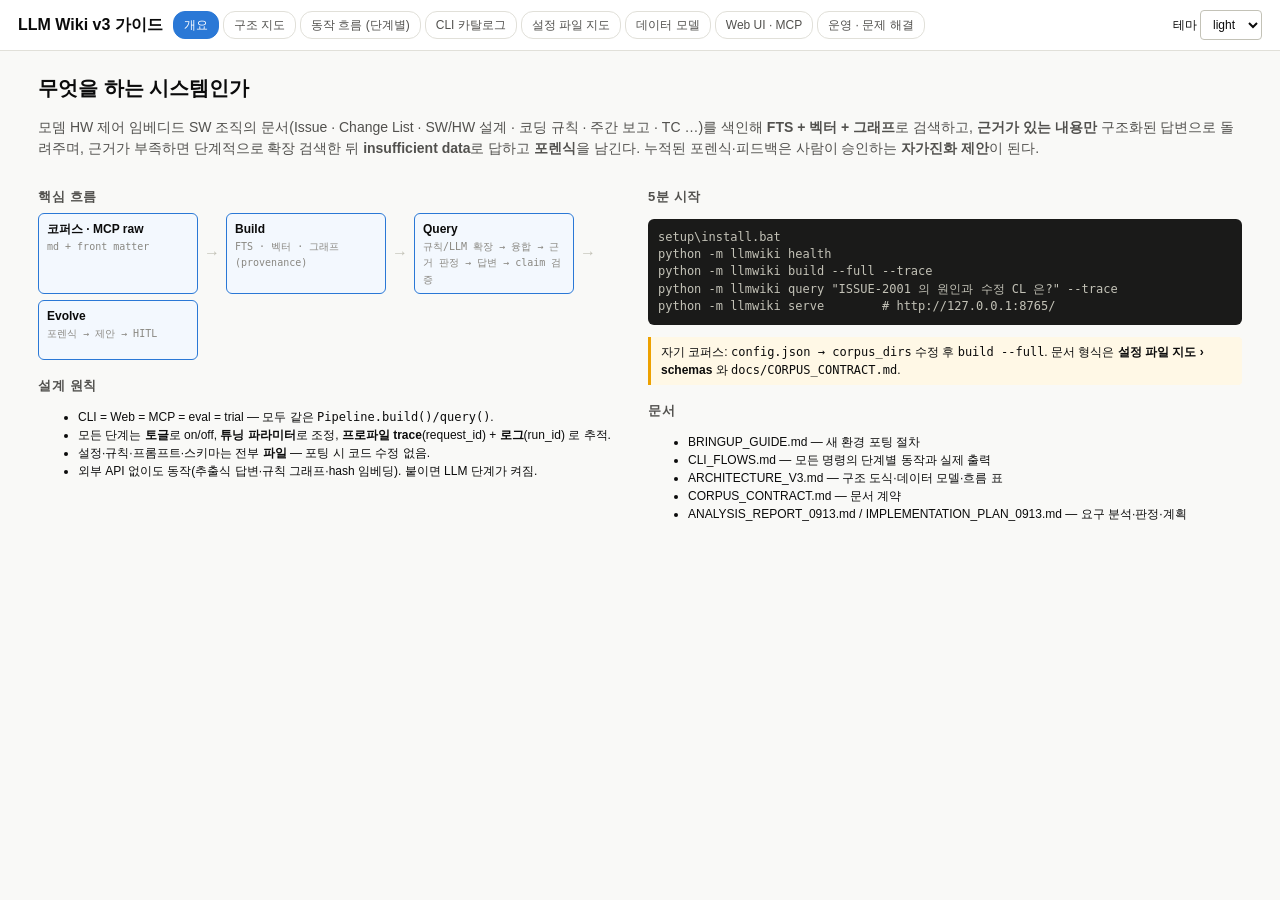
<file: docs/llmwiki_guide.html>
<!doctype html>
<html lang="ko">
<head>
<meta charset="utf-8">
<title>LLM Wiki v3 인터랙티브 가이드</title>
<meta name="viewport" content="width=device-width, initial-scale=1">
<style>
:root{--page:#f9f9f7;--card:#fff;--ink:#0b0b0b;--ink2:#52514e;--muted:#898781;--grid:#e1e0d9;--axis:#c3c2b7;--s1:#2a78d6;--s2:#eb6834;--s3:#1baf7a;--s4:#eda100;--s7:#4a3aa7;--crit:#d03b3b;--node:#f3f8fe;--hi:#fff8e6;--code:#1a1a19;--codeink:#c3c2b7}
[data-theme=dark]{--page:#121311;--card:#1c1d1b;--ink:#ecebe6;--ink2:#b9b7ae;--muted:#8a887f;--grid:#2c2d2a;--axis:#4a4b46;--node:#1f2b3a;--hi:#2e2712;--code:#0b0c0b;--codeink:#c3c2b7}
*{box-sizing:border-box}body{margin:0;font:14px/1.5 -apple-system,"Segoe UI","Malgun Gothic",Roboto,sans-serif;color:var(--ink);background:var(--page)}
header{position:sticky;top:0;z-index:5;background:var(--card);border-bottom:1px solid var(--grid);padding:10px 18px;display:flex;gap:10px;align-items:center;flex-wrap:wrap}
header b{font-size:16px}header nav{display:flex;gap:4px;flex-wrap:wrap}header nav a{padding:4px 10px;border-radius:12px;border:1px solid var(--grid);color:var(--ink2);text-decoration:none;font-size:12px;cursor:pointer}header nav a.active{background:var(--s1);color:#fff;border-color:var(--s1)}
header .sp{margin-left:auto;display:flex;gap:8px;align-items:center;font-size:12px}
main{max-width:1240px;margin:0 auto;padding:16px 18px 60px}
section{display:none}section.active{display:block}
h2{font-size:20px;margin:6px 0 4px}h3{font-size:13px;text-transform:uppercase;letter-spacing:.05em;color:var(--ink2);margin:16px 0 6px}
.lead{color:var(--ink2);margin-bottom:12px}
.cards{display:flex;gap:10px;flex-wrap:wrap}.card{background:var(--card);border:1px solid var(--grid);border-radius:8px;padding:10px 12px;flex:1 1 220px;cursor:pointer}.card:hover,.card.sel{border-color:var(--s1);box-shadow:0 0 0 2px var(--s1)}.card h4{margin:0 0 4px;font-size:13px}.card .m{font-size:11px;color:var(--muted);font-family:Consolas,monospace}.card p{margin:4px 0 0;font-size:12px;color:var(--ink2)}
.layer{margin-bottom:14px}.layer .lt{font-size:11px;text-transform:uppercase;letter-spacing:.06em;color:var(--muted);margin-bottom:4px}
.detail{background:var(--card);border:1px solid var(--grid);border-radius:8px;padding:12px;margin-top:12px;font-size:13px;position:sticky;top:56px}
.detail h4{margin:0 0 6px}.detail code,.chain code,td code{background:var(--page);padding:1px 5px;border-radius:3px;font-size:12px;font-family:Consolas,"D2Coding",monospace}
.cols{display:flex;gap:16px;flex-wrap:wrap}.col{flex:1;min-width:300px}.col.wide{flex:2}
.chain{display:flex;gap:6px;flex-wrap:wrap;align-items:stretch;margin:6px 0 10px}.node{flex:0 0 160px;background:var(--node);border:1.5px solid var(--s1);border-radius:6px;padding:6px 8px;font-size:11px;cursor:pointer;min-height:60px}.node.sel{box-shadow:0 0 0 2px var(--s1)}.node.opt{border-style:dashed}.node b{display:block;font-size:12px}.node .k{font-family:Consolas,monospace;color:var(--muted);font-size:10px}.arrow{align-self:center;color:var(--axis);font-size:16px}
.step{background:var(--card);border:1px solid var(--grid);border-left:4px solid var(--s1);border-radius:6px;padding:10px 12px;margin:8px 0;font-size:13px}.step h4{margin:0 0 4px;font-size:14px}.step .why{color:var(--ink2);margin:4px 0}
pre{background:var(--code);color:var(--codeink);padding:10px;border-radius:6px;overflow:auto;font:12px/1.45 Consolas,"D2Coding",monospace;white-space:pre-wrap}
table{border-collapse:collapse;width:100%;font-size:12.5px;background:var(--card)}th,td{border-bottom:1px solid var(--grid);padding:6px 8px;text-align:left;vertical-align:top}th{background:var(--page);color:var(--ink2)}
.chip{display:inline-block;font-size:10px;border:1px solid var(--grid);border-radius:8px;padding:0 6px;margin:1px 2px;background:var(--card)}.chip.t{border-color:var(--s1);color:var(--s1)}.chip.u{border-color:var(--s4);color:#9a6a00;background:var(--hi)}
input[type=text],select{font:inherit;padding:6px 8px;border:1px solid var(--axis);border-radius:4px;background:var(--card);color:var(--ink)}
.stepper{display:flex;gap:6px;flex-wrap:wrap;margin:8px 0}.stepper button{font:inherit;padding:4px 10px;border-radius:12px;border:1px solid var(--grid);background:var(--card);color:var(--ink2);cursor:pointer;font-size:12px}.stepper button.active{background:var(--s1);color:#fff;border-color:var(--s1)}
.hint{background:var(--hi);border-left:3px solid var(--s4);padding:6px 10px;border-radius:0 4px 4px 0;font-size:12px;margin:6px 0}
.small{font-size:12px}.muted{color:var(--muted)}
@media (max-width:800px){.detail{position:static}}
</style>
</head>
<body>
<header>
  <b>LLM Wiki v3 가이드</b>
  <nav id="nav">
    <a data-s="overview" class="active">개요</a><a data-s="arch">구조 지도</a><a data-s="flows">동작 흐름 (단계별)</a><a data-s="cli">CLI 카탈로그</a><a data-s="files">설정 파일 지도</a><a data-s="data">데이터 모델</a><a data-s="ui">Web UI · MCP</a><a data-s="ops">운영 · 문제 해결</a>
  </nav>
  <div class="sp"><label>테마 <select id="theme"><option value="light">light</option><option value="dark">dark</option></select></label></div>
</header>
<main>

<section id="s-overview" class="active">
  <h2>무엇을 하는 시스템인가</h2>
  <p class="lead">모뎀 HW 제어 임베디드 SW 조직의 문서(Issue · Change List · SW/HW 설계 · 코딩 규칙 · 주간 보고 · TC …)를 색인해 <b>FTS + 벡터 + 그래프</b>로 검색하고, <b>근거가 있는 내용만</b> 구조화된 답변으로 돌려주며, 근거가 부족하면 단계적으로 확장 검색한 뒤 <b>insufficient data</b>로 답하고 <b>포렌식</b>을 남긴다. 누적된 포렌식·피드백은 사람이 승인하는 <b>자가진화 제안</b>이 된다.</p>
  <div class="cols">
    <div class="col"><h3>핵심 흐름</h3>
      <div class="chain"><div class="node"><b>코퍼스 · MCP raw</b><span class="k">md + front matter</span></div><div class="arrow">→</div><div class="node"><b>Build</b><span class="k">FTS · 벡터 · 그래프(provenance)</span></div><div class="arrow">→</div><div class="node"><b>Query</b><span class="k">규칙/LLM 확장 → 융합 → 근거 판정 → 답변 → claim 검증</span></div><div class="arrow">→</div><div class="node"><b>Evolve</b><span class="k">포렌식 → 제안 → HITL</span></div></div>
      <h3>설계 원칙</h3>
      <ul class="small"><li>CLI = Web = MCP = eval = trial — 모두 같은 <code>Pipeline.build()/query()</code>.</li><li>모든 단계는 <b>토글</b>로 on/off, <b>튜닝 파라미터</b>로 조정, <b>프로파일 trace</b>(request_id) + <b>로그</b>(run_id) 로 추적.</li><li>설정·규칙·프롬프트·스키마는 전부 <b>파일</b> — 포팅 시 코드 수정 없음.</li><li>외부 API 없이도 동작(추출식 답변·규칙 그래프·hash 임베딩). 붙이면 LLM 단계가 켜짐.</li></ul>
    </div>
    <div class="col"><h3>5분 시작</h3>
<pre>setup\install.bat
python -m llmwiki health
python -m llmwiki build --full --trace
python -m llmwiki query "ISSUE-2001 의 원인과 수정 CL 은?" --trace
python -m llmwiki serve        # http://127.0.0.1:8765/</pre>
      <div class="hint">자기 코퍼스: <code>config.json → corpus_dirs</code> 수정 후 <code>build --full</code>. 문서 형식은 <b>설정 파일 지도 › schemas</b> 와 <code>docs/CORPUS_CONTRACT.md</code>.</div>
      <h3>문서</h3><ul class="small"><li>BRINGUP_GUIDE.md — 새 환경 포팅 절차</li><li>CLI_FLOWS.md — 모든 명령의 단계별 동작과 실제 출력</li><li>ARCHITECTURE_V3.md — 구조 도식·데이터 모델·흐름 표</li><li>CORPUS_CONTRACT.md — 문서 계약</li><li>ANALYSIS_REPORT_0913.md / IMPLEMENTATION_PLAN_0913.md — 요구 분석·판정·계획</li></ul>
    </div>
  </div>
</section>

<section id="s-arch">
  <h2>구조 지도 <span class="small muted">— 카드를 클릭하면 역할·주요 함수·관련 파일이 오른쪽에 표시됩니다</span></h2>
  <div class="cols"><div class="col wide" id="arch-layers"></div><div class="col"><div class="detail" id="arch-detail">모듈을 선택하세요.</div></div></div>
</section>

<section id="s-flows">
  <h2>동작 흐름 (단계별) <span class="small muted">— 흐름을 고르고 단계를 눌러 예제·설명·확인 포인트를 봅니다</span></h2>
  <div class="stepper" id="flow-pick"></div>
  <div class="chain" id="flow-chain"></div>
  <div id="flow-step"></div>
</section>

<section id="s-cli">
  <h2>CLI 카탈로그</h2>
  <p class="lead small">공통 옵션: <code>--trace</code>(프로파일 출력) <code>--json</code> <code>--debug 0|1|2</code> <code>--preset quality,token</code> 토글 플래그 <code>--fts/--no-fts …</code>(56개 자동 생성) 역할 모델 <code>--answer-model …</code>. 상세 출력 예는 CLI_FLOWS.md.</p>
  <div style="margin-bottom:8px"><input type="text" id="cli-filter" placeholder="명령/키워드 필터 (예: build, forensic, 시간)" style="width:360px"> <select id="cli-group"><option value="">전체 영역</option></select></div>
  <div id="cli-table"></div>
</section>

<section id="s-files">
  <h2>설정 파일 지도</h2>
  <p class="lead small">우선순위: 환경변수 <code>LLMWIKI_*</code> &gt; config.json &gt; 코드 기본값. 파일 위치는 <code>LLMWIKI_&lt;NAME&gt;_PATH</code> 로 바꿀 수 있고 <code>config paths</code> 로 확인.</p>
  <div id="files-table"></div>
</section>

<section id="s-data">
  <h2>데이터 모델 (SQLite 단일 파일 data/llmwiki.sqlite3)</h2>
  <div id="data-table"></div>
  <h3>정합성</h3><p class="small">삭제/rename 된 문서의 청크·FTS·임베딩·멘션·관계·위키 페이지가 정리되고(증분 빌드), <code>build verify [--fix]</code> 가 FTS↔청크 수, 임베딩 coverage, 댕글링, 고아 엔티티, 위키 stale 페이지, doc_meta 누락을 검사한다. 임베딩은 내용 해시 캐시로 rename 시 재계산이 없다.</p>
</section>

<section id="s-ui">
  <h2>Web UI · MCP</h2>
  <div class="cols"><div class="col">
    <h3>Web UI — 워크플로 기준 7그룹</h3>
    <table><tr><th>그룹</th><th>화면</th><th>무엇을 하나</th></tr>
    <tr><td>🔎 Ask</td><td>질의·답변 / 채널 디버그</td><td>프리셋 체크(품질/속도/토큰) · mode(fast/deep) · 근거 판정 · claim 검증 · pin 📌 · 포렌식 · 프로파일 워터폴</td></tr>
    <tr><td>📚 Corpus</td><td>빌드·상태 / 임베딩·coverage / 문서 계약·lint / MCP 소스</td><td>증분·전체 빌드, health, verify(fix), 진행률·alerts, coverage 표, precompute, lint 목록·스키마 예시, MCP test/ingest</td></tr>
    <tr><td>🕸 Knowledge</td><td>그래프 / 위키 / 그래프 규칙</td><td>provenance·유형 필터, 노드 상세(doc_refs·관계 출처·confidence), 위키 편집 노트, id_patterns·link_rules 편집</td></tr>
    <tr><td>📈 Quality</td><td>Trial 비교 / 평가 / 포렌식</td><td>trial 실행·2~4개 비교(지표 Δ·질문별 승패·설정 diff·추천), matrix 평가, 포렌식 목록·요약·LLM 소견·consolidate, fusion 비교</td></tr>
    <tr><td>🌱 Evolve</td><td>제안(HITL) / 메모리</td><td>상태별 제안 승인·거절(strength), evolution_log, 에피소드·decay·consolidate</td></tr>
    <tr><td>⚙ Settings</td><td>모델·프로바이더 / 프리셋 / 튜닝 / 질의 규칙 사전 / Pin / 프롬프트 / config.json</td><td>역할별 모델(headless 포함), OpenAI/rerank 엔드포인트, agents.json, 프리셋 diff·적용, 튜닝 표, 규칙 add/test, 프롬프트 편집, 유효 설정(출처)</td></tr>
    <tr><td>🩺 Observability</td><td>요청 프로파일 / 로그 / 구조·흐름 / 시스템·규모 / 질의 로그 / 콘솔</td><td>워터폴·단계 표·비교, run_id 로그 조회, 구조 카드에 마지막 실행 시간 겹쳐 보기, 용량 전망·워처·유지보수, CLI 전체 실행</td></tr></table>
    <p class="small">사이드바: 프리셋 체크박스 · 토글 그룹(서버 정의 자동 생성) · 프로바이더 오버라이드 · <b>CLI 동등 명령</b>. 테마: light/dark/high-contrast/solarized (<code>web/static/themes/</code> 에 CSS 추가로 확장).</p>
  </div><div class="col">
    <h3>MCP 서버 (읽기 + 제안)</h3>
<pre>claude mcp add llmwiki -- python -m llmwiki mcp   # cwd = 프로젝트 루트</pre>
    <table><tr><th>도구</th><th>용도</th></tr>
    <tr><td><code>wiki_query(question, k, mode=fast|normal|deep, doc_types, preset)</code></td><td>구조화 답변 + 근거 + 판정/groundedness. deep = deep_research 프리셋(unified search)</td></tr>
    <tr><td><code>wiki_search(channel, query, k)</code></td><td>fts/vector/graph 단일 채널</td></tr>
    <tr><td><code>wiki_related(text, doc_types)</code></td><td>이슈 분석 결과와 유사한 문서 + 연결된 CL/Issue/TC (provenance)</td></tr>
    <tr><td><code>wiki_doc(id)</code></td><td>문서 전문 + 메타 + 관계 (doc_id 또는 ISSUE-/CL- ID)</td></tr>
    <tr><td><code>wiki_entity(name)</code></td><td>노드 상세·doc_refs·관계</td></tr>
    <tr><td><code>wiki_propose(kind, payload, reason)</code></td><td>분석 결과·정정·관계·코퍼스 갭을 <b>제안</b>으로 기록 (색인 직접 변경 없음, HITL)</td></tr>
    <tr><td><code>wiki_status()</code></td><td>통계·프로바이더·문서 유형·provenance</td></tr></table>
    <div class="hint">Use case(구현 지원 · 코드 리뷰 · 이슈 분석 · 리팩토링 · unified search)별 skill/agent 는 이 도구 위에 별도로 만든다. wiki 는 검색 원시 기능과 deep 모드만 제공한다.</div>
  </div></div>
</section>

<section id="s-ops">
  <h2>운영 · 문제 해결</h2>
  <div class="cols"><div class="col">
    <h3>매일 운영</h3>
    <ol class="small"><li>OS 스케줄러가 <code>python -m llmwiki build</code> 호출 (<code>setup/schedule_build.ps1 -Register</code>). 파일 락으로 중복 방지, 실패는 exit≠0 + logs/build.log.</li><li><code>build status</code> / Web › Corpus 에서 진행률·alerts·coverage 확인. 중단되면 다음 build 가 자동 재개.</li><li>주 1회 <code>memory decay</code>, <code>evolve status</code> 로 제안 검토, <code>forensic summary</code> 로 반복 갭 확인.</li><li>튜닝 변경은 <code>trial run/compare</code> 로 전후 비교 후 적용.</li></ol>
    <h3>디버깅 순서</h3>
    <ol class="small"><li><code>query "…" --trace</code> → 어느 단계에서 hit 이 0인지, 판정(verdict)·groundedness.</li><li><code>forensic last</code> → 단계별 소견·제안.</li><li><code>logs grep --request &lt;id&gt;</code> → 같은 run_id 의 로그(LLM 호출·오류).</li><li><code>rules test "…"</code> / <code>time "…"</code> / <code>search fts "…"</code> 로 확장·시간·채널 개별 확인.</li><li>수정: <code>rules add</code>, <code>pin add</code>, 문서 추가, 튜닝 → <code>trial compare</code>.</li></ol>
  </div><div class="col">
    <h3>증상 → 조치</h3>
    <table><tr><th>증상</th><th>조치</th></tr>
    <tr><td>build aborted: health check failed</td><td><code>health</code> 의 ✘ 항목(코퍼스 경로·프로바이더). 초기화 전에 검사하므로 기존 색인 유지</td></tr>
    <tr><td>another build is running</td><td>락 보유 프로세스 확인(<code>build status</code>). 죽은 락은 자동 회수</td></tr>
    <tr><td>답변 위에 "ℹ LLM 미사용" (구조화 추출식 답변)</td><td><code>models test</code>; Ollama 는 <code>ollama pull</code>; OpenAI-compatible 은 base_url/모델 id</td></tr>
    <tr><td>근거 부족(insufficient)</td><td><code>forensic last</code> → 동의어/약어 추가, 문서 추가, <code>fallback_loop</code> 토글, deep 모드</td></tr>
    <tr><td>[미확인] 표기</td><td>claim_check 미지원 문장. <code>claim_policy</code>(mark/drop/refine), <code>answer_refine</code>, answer_guide.md</td></tr>
    <tr><td>coverage &lt; 100%</td><td><code>embed report</code> 실패 청크 → 다음 build 재개; 429 지속이면 embed_batch 축소</td></tr>
    <tr><td>dim mismatch</td><td>임베더/차원 변경 → <code>build --full</code> (캐시로 이전 차원 복귀는 무비용)</td></tr>
    <tr><td>시간 질의 오동작</td><td><code>timezone</code>/<code>week_start</code>, <code>time "…"</code>; 문서 date 없으면 파일명/mtime 추론</td></tr>
    <tr><td>CL→Issue 관계 없음</td><td>CL 의 related.issues(lint error) 또는 id_patterns</td></tr></table>
  </div></div>
</section>
</main>
<script>
const $=(s,r)=>(r||document).querySelector(s),$$=(s,r)=>Array.from((r||document).querySelectorAll(s));const esc=s=>String(s==null?'':s).replace(/[&<>"]/g,c=>({'&':'&amp;','<':'&lt;','>':'&gt;','"':'&quot;'}[c]));
// ---------------- nav / theme ----------------
$$('#nav a').forEach(a=>a.onclick=()=>{$$('#nav a').forEach(x=>x.classList.remove('active'));a.classList.add('active');$$('main section').forEach(s=>s.classList.remove('active'));$('#s-'+a.dataset.s).classList.add('active');window.scrollTo(0,0);});
const th=$('#theme');try{th.value=localStorage.getItem('guide.theme')||(matchMedia('(prefers-color-scheme: dark)').matches?'dark':'light');}catch(e){}
const applyTheme=()=>{if(th.value==='dark')document.documentElement.dataset.theme='dark';else delete document.documentElement.dataset.theme;try{localStorage.setItem('guide.theme',th.value)}catch(e){}};th.onchange=applyTheme;applyTheme();
// ---------------- 구조 지도 ----------------
const ARCH=[
 {layer:'인터페이스',items:[
  {n:'cli.py',t:'CLI (argparse 단일 진입점)',d:'40+ 서브커맨드. Web 콘솔은 run_captured() 로 같은 코드를 in-process 실행. --preset 은 요청 후 복원. build 는 초기화 전에 health 를 먼저 검사.',f:['build_parser()','run()','_run_cmd()','run_captured()']},
  {n:'web/server.py + static/',t:'Web UI 서버 (http.server) + 바닐라 JS 7그룹',d:'JSON API 60+ 엔드포인트, 빌드/평가/trial/precompute/fusion 은 백그라운드 job, 요청 단위 오버라이드(_with_overrides)와 프리셋 적용/복원, 워처 스레드, 테마 CSS.',f:['Handler.do_GET/do_POST','_with_overrides()','_start_job()','js/core.js buildSidebar()']},
  {n:'mcp.py',t:'MCP stdio 서버',d:'wiki_query(mode/doc_types/preset) · wiki_search · wiki_related · wiki_doc · wiki_entity · wiki_propose · wiki_status. 색인은 바꾸지 않고 제안만.',f:['handle()','call_tool()','_query_with()']},
  {n:'architecture.py',t:'구조 레지스트리',d:'build/query/evolve/watch 흐름의 단계·토글·튜닝·CLI·trace 이름 정의. Web 구조 탭과 CLI arch 가 공유.',f:['FLOWS','registry()','render_text()']}]},
 {layer:'설정 · 관측',items:[
  {n:'config.py',t:'Settings/Toggles · env 오버라이드 · 경로 레지스트리',d:'56 토글, 역할 8종(answer/rerank/extract/summary/review/expand/verify/forensic). 모든 키 LLMWIKI_<KEY>, 토글 LLMWIKI_TOGGLE_<NAME>. path_for(name) 으로 파일 위치 통일. TOGGLE_GROUPS 로 UI 사이드바 자동 생성.',f:['load_settings()','env_overrides()','effective_settings()','path_for()']},
  {n:'tuning.py · presets.py · prompts.py',t:'튜닝 레지스트리 · 프리셋 · 프롬프트 파일',d:'튜닝 130+ 항목(단계·타입·범위·impact·rebuild). 프리셋은 toggles+tuning+settings 묶음(뒤가 우선, 충돌 보고). 프롬프트는 prompts/*.md 원천, mtime 재로드.',f:['Tuning.get/set','presets.apply/restore/diff','prompts.get()/answer_system()']},
  {n:'logging_setup.py · profiler.py',t:'JSONL 로그 + run_id · 단계 trace',d:'llmwiki/error/build/query 로그 로테이션. Profiler 가 요청마다 run_id 발급 → 단계 종료를 로그로, trace 는 requests 테이블에. logs grep --request 로 연결.',f:['setup_logging()','push_run/pop_run','Profiler.stage()','finish()']},
  {n:'health.py · buildlock.py',t:'사전 점검 · 파일 락',d:'Python/FTS5/DB/WAL/디스크/코퍼스/벡터 메모리/임베딩 차원/프로바이더/MCP/lint. 빌드 락은 pid 기록·stale 회수.',f:['run_health()','BuildLock']}]},
 {layer:'코퍼스 · 저장',items:[
  {n:'corpus.py · schema.py',t:'로더/청커 · 문서 계약',d:'md/txt/csv/html/pdf, stat_skip, front matter(미니 YAML/pyyaml) 파싱, 헤딩 청킹. 스키마 로드/lint/유형·ID·날짜 추론/schema_version 마이그레이션/메타 토큰.',f:['iter_corpus()','chunk_document()','parse_front_matter()','normalize_meta()','lint_document()']},
  {n:'store.py',t:'SQLite 저장소',d:'docs·chunks·chunks_fts(+trigram)·doc_meta·embeddings(float32/16)·embedding_cache·doc_vectors·entities·relations(provenance)·mentions·communities·requests(run_id)·forensics·episodes·trials·answer_cache·kv. 마이그레이션은 ADD COLUMN + 신규 테이블. verify(fix).',f:['upsert_doc()','put_embeddings()','cache_get/put','add_relation(provenance)','verify()']},
  {n:'mcp_client.py',t:'외부 MCP 소스 클라이언트',d:'stdio JSON-RPC 클라이언트. mcp_sources.json 의 tool 매핑으로 raw record → 계약 문서(md+front matter) ingest, 질의 enrich. --mock-server 로 테스트.',f:['MCPClient','ingest()','enrich()','test_sources()']}]},
 {layer:'빌드',items:[
  {n:'pipeline.py',t:'빌드/평가/시스템 오케스트레이션',d:'health → mcp_ingest → load_corpus → diff(rename) → chunk_index(lint·메타 토큰) → embed(EmbedRunner) → graph_build → doc_vectors → wiki → prune(+stale 위키) → verify → warm → precompute. build_status(), answer_signature().',f:['Pipeline.build()','_build()','evaluate()','build_status()']},
  {n:'embed_run.py',t:'임베딩 러너',d:'내용 해시 캐시 → 적응형 배치(실패 절반/성공 1.5배) → N 배치마다 commit·진행률(kv) → WAL 체크포인트 → 실패 청크 기록 → alerts → embed_runs. 중단 후 build 가 missing 만 재개.',f:['EmbedRunner.run()','embed_report()']},
  {n:'graph_rules.py · graph_build.py · graph_llm.py',t:'그래프 추출',d:'사전·정규식 + id_patterns(ISSUE-/CL-…) + link_rules(결정적 관계, provenance=rule) + front matter related(explicit) + 공동출현(cooccur) + LLM(llm). 문서 노드 = 문서 ID. degrees → doc_refs → 커뮤니티.',f:['RuleExtractor.extract_chunk()','find_ids()','explicit_relations()','build_graph_for_chunks()','finalize_graph()']},
  {n:'precompute.py · wiki.py',t:'답변 캐시 · 문서 카드 벡터 · 위키',d:'answer_cache(build_version 키), precompute run(평가셋+빈번 질의), doc_vectors(문서 카드 임베딩 채널), 엔티티 위키 페이지(편집 노트 보존).',f:['run()','build_doc_vectors()','doc_vector_search()','write_wiki()']}]},
 {layer:'질의 · 답변',items:[
  {n:'query_engine.py',t:'질의 엔진 (v3)',d:'cache → time_scope → query_rules → router(+llm) → query_expand → pins → _retrieve(fts+rule+alt+related | vector+alt | graph | doc_vector | mcp) → fuse+boost → rerank → context → evidence_check → fallback 루프 → answer → claim_check/refine → forensic → evolve_capture → episode → log.',f:['QueryEngine.run()','_retrieve()','_assess()','RoundConfig.derive()']},
  {n:'retrieval.py · fusion.py',t:'채널 검색 · 융합/부스트',d:'라우터, FTS(tiered/OR/rule_match/bigram/trigram/PRF), 벡터(float16 블록 내적), 그래프(ID 시드·provenance 가중·doc_refs 후보), 리랭크(api/llm/ce/local + doc 토큰). 융합 rrf/weighted/zscore/dbsf/rrf_boost + post-boost(문서유형·시간·최신성·pin·provenance·피드백·exclude).',f:['route()','fts_search()','graph_search()','rerank()','fusion.fuse()','apply_boosts()','compare_methods()']},
  {n:'query_rules.py · timeparse.py · pins.py',t:'규칙 확장 · 시간 · pin',d:'acronym/synonym/alias/related/exclude/compound 를 유형별로 다르게 적용, 전/후 프로파일. 한국어 상대/절대 시간 → 날짜 범위(timezone/week_start). 조건부 고정 근거(strength 강화).',f:['expand()','parse()','match_pins()']},
  {n:'answer.py · evidence.py · forensic.py',t:'컨텍스트/답변/검증 · 충분성/fallback · 포렌식',d:'answer_system+guide 프롬프트, 길이 목표, 추출식 폴백. claim 분해·인용 존재·지원율(휴리스틱/LLM)·groundedness·mark/drop/refine. 충분성 판정·fallback 단계 정의·예산. 진단 규칙 → forensics 테이블 → summary.',f:['generate_answer()','check_claims()','assess()','Budget','diagnose()','record()']},
  {n:'providers.py · headless.py · rerankers.py',t:'프로바이더',d:'Anthropic(SDK/HTTP) · OpenAI-compatible(chat/embeddings, json_object 자동 폴백) · Ollama(모델 존재 확인) · Voyage · ST · hash · Generic Headless Agent(subprocess, agents.json 템플릿, ndjson/json/text 파서, 파일 첨부) · rerank API(cohere/voyage 포맷).',f:['make_llm()','make_embedder()','HeadlessAgentLLM','rerank_api()']}]},
 {layer:'자가진화 · 품질',items:[
  {n:'evolve.py · memory.py',t:'제안/적용/롤백 · 메모리',d:'capture/feedback/llm_review → proposals(kind, confidence, strength) → HITL apply(스냅샷·재빌드·회귀평가·롤백). episodes, 피드백 부스트(감쇠), decay(archive), consolidate(포렌식 → corpus_gap/query_rule/tuning 제안).',f:['capture_query()','apply_proposal()','feedback_weights()','decay()','consolidate()']},
  {n:'trials.py · evalset.py',t:'회귀 trial · 지표',d:'trial run(설정 스냅샷·프리셋·오버라이드, 요청 후 복원) → 지표(hit@k, MRR, term recall, groundedness, citation precision, insufficient/fallback rate, p95, tokens/q, coverage) → compare(Δ·질문별 승패·설정 diff·추천) → markdown.',f:['run_trial()','compare()','report_md()','score_result()']}]}];
function renderArch(){$('#arch-layers').innerHTML=ARCH.map(L=>`<div class="layer"><div class="lt">${esc(L.layer)}</div><div class="cards">${L.items.map(it=>`<div class="card" data-n="${esc(it.n)}"><h4>${esc(it.t)}</h4><div class="m">${esc(it.n)}</div></div>`).join('')}</div></div>`).join('');
 $$('#arch-layers .card').forEach(c=>c.onclick=()=>{$$('#arch-layers .card').forEach(x=>x.classList.remove('sel'));c.classList.add('sel');const it=ARCH.flatMap(L=>L.items).find(x=>x.n===c.dataset.n);$('#arch-detail').innerHTML=`<h4>${esc(it.t)} <code>${esc(it.n)}</code></h4><p>${esc(it.d)}</p><div><b class="small">주요 함수/심볼</b><br>${it.f.map(f=>`<code>${esc(f)}</code>`).join(' ')}</div>`;});}
renderArch();
// ---------------- 흐름 스테퍼 ----------------
const FLOWS={
 build:{title:'Build (색인)',entry:'python -m llmwiki build [--full] [--trace] · 스케줄러 · Web › Corpus',steps:[
  {k:'health',t:'Health 검사',opt:true,cmd:'python -m llmwiki build --full --trace',what:'Python/FTS5, DB quick_check, WAL 크기, 디스크, 코퍼스 폴더 존재/파일 수, 벡터 메모리 전망, 저장된 임베딩 차원 vs 현재 임베더, (llm_graph 시) extract/summary LLM ping, 임베더 1건 임베딩, rerank/MCP.',out:'health: OK (fail=0 warn=0)\n  ✔ corpus_dirs   files=38 dirs=1 missing=[]\n  ✔ embedding_dim stored=[(\'hash\', 4096, 190)] current=(\'hash\', 4096)',look:'fail 이 있으면 빌드가 시작되지 않는다(초기화 전). --force 강행, --no-health-check 생략. warn 은 result.alerts.',tg:['health_check'],tu:[]},
  {k:'mcp_ingest',t:'MCP 소스 ingest',opt:true,cmd:'python -m llmwiki mcp-source ingest --dry-run',what:'mcp_sources.json 의 enabled 소스마다 ingest tool 호출 → record 를 front matter 문서로 data/mcp_cache/<src>/<type>/<id>.md 에 저장(변경 없으면 skip). 이후 일반 문서처럼 색인.',out:'{"sources": {"mock": {"tools": {"list_issues": 2, "list_cls": 1}, "written": 3, "skipped": 0}}, "written": 3}',look:'errors 배열, written/skipped. 토글 mcp_sources 가 꺼져 있으면 단계 skip.',tg:['mcp_sources'],tu:[]},
  {k:'load_corpus',t:'코퍼스 로드',cmd:'',what:'corpus_dirs(+mcp_cache) 재귀 스캔. stat_skip: mtime/size 같으면 읽지 않음. md/txt 는 front matter 분리(본문만 청킹, 해시는 원문). 위키 편집 노트를 overlay 문서로 추가.',out:'load_corpus  {"docs": 38, "read": 38, "skipped_by_stat": 0, "tokenizer": "heuristic"}',look:'skipped_by_stat 이 대부분이면 증분이 잘 동작하는 것. missing_dirs, unsupported.',tg:['stat_skip','incremental'],tu:['tokenizer']},
  {k:'diff',t:'변경 감지 (rename 포함)',cmd:'',what:'DB 해시와 비교해 changed/removed/new. 삭제된 문서와 해시가 같은 신규 문서는 renamed 로 기록(임베딩은 캐시 재사용).',out:'diff  {"changed": 1, "unchanged": 37, "removed": 1, "new": 1, "renamed": 1}',look:'incremental 을 끄면 매번 전체 changed.',tg:['incremental'],tu:[]},
  {k:'chunk_index',t:'청킹 · FTS · 문서 계약',cmd:'python -m llmwiki corpus lint',what:'삭제 문서 정리 → 헤딩 청킹 → chunks_fts(heading/body/tokens+메타 토큰: id, doctype_x, tags, modules, rev, related ids, date) → doc_meta(normalize_meta) + lint. fts_trigram 이면 chunks_tri.',out:'chunk_index {"chunks": 190, "doc_types": {"issue": 10, "cl": 10, …}, "lint_errors": 0, "lint_warnings": 4, "inferred_meta": 2}',look:'lint_errors>0 이면 alerts. inferred_meta 는 front matter 없는 문서 수.',tg:['schema_lint','fts_trigram'],tu:['chunk_max_chars','chunk_overlap_chars','chunk_min_chars','tokenizer']},
  {k:'embed',t:'임베딩 (캐시·재개·적응형)',cmd:'python -m llmwiki embed report',what:'대상 = 변경 청크 ∪ 임베딩 없는 청크. 내용 해시 캐시 조회(hash 임베더 제외) → 배치 임베딩(실패 시 절반, 연속 성공 시 1.5배, 목표 지연 초과 시 축소) → N 배치마다 commit·kv embed_progress·WAL 체크포인트 → 1건 배치도 실패하면 그 청크만 failed → 10건 연속 실패 시 중단(alert).',out:'embed {"todo": 190, "embedded": 190, "failed": 0, "cache_hits": 0, "batches": 3, "final_batch": 97, "resized": 2, "status": "done"}',look:'coverage(embed report) 100% 인지. failed>0 이면 다음 build 가 resume_missing 으로 재개.',tg:['embed','embed_adaptive','idf_refit_incremental'],tu:['embed_batch','embed_batch_max','embed_batch_target_ms','embed_commit_every','wal_checkpoint_mb','embed_store_dtype']},
  {k:'graph_build',t:'그래프 (provenance)',cmd:'python -m llmwiki graph --provenance explicit --limit 20',what:'rule_extract: 사전 엔티티, 결정사항, 문서 ID 언급(id_patterns → 노드, link_rules → 관계 provenance=rule), front matter related(explicit), 공동출현(cooccur), 날짜/금액 → llm_extract(옵션) → degrees → doc_refs(노드 ↔ 원본 문서) → communities(전체 빌드).',out:'graph_build {"explicit_relations": 52, "id_relations": 92, "provenance": {"explicit": 52, "rule": 92, "cooccur": 25}}',look:'CL→Issue 가 explicit 로 생겼는지, cooccur 폭증 여부(cooccur_min_w).',tg:['rule_graph','llm_graph','explicit_relations','communities','community_summary','incremental_communities'],tu:['cooccur_window','cooccur_min_w','llm_graph_budget','community_iters']},
  {k:'doc_vectors',t:'문서 카드 벡터',opt:true,cmd:'python -m llmwiki precompute doc-vectors',what:'문서마다 제목·메타·헤딩 개요·첫 문단 카드를 임베딩 → doc_vectors. 질의 시 doc_vector 채널.',out:'doc_vectors {"doc_vectors": 37, "provider": "hash"}',look:'긴 설계 문서 검색 recall 에 유용. 토글 doc_vector.',tg:['doc_vector'],tu:['channel_w_doc_vector']},
  {k:'wiki_pages',t:'위키 페이지',cmd:'python -m llmwiki wiki',what:'엔티티별 md(설명·문서 참조·관계(provenance)·근거·편집 노트) + INDEX. 증분은 touched 엔티티만. wiki_min_degree 로 페이지 수 억제.',out:'wiki_pages {"written": 58, "removed_stale": 0, "mode": "full"}',look:'편집 노트(## 편집 노트)는 다음 빌드에 overlay 색인.',tg:['wiki_pages','wiki_full_rewrite'],tu:['wiki_min_degree']},
  {k:'prune',t:'정리 · 정합성 검증',cmd:'python -m llmwiki build verify --fix',what:'고아 엔티티(+stale 위키 페이지) · 댕글링 · 타 프로바이더 벡터 · FTS optimize · WAL checkpoint → verify(FTS↔청크, coverage, 댕글링, 고아, 위키 stale, doc_meta 누락).',out:'verify {"ok": true, "problems": [], "counts": {"docs": 38, "chunks": 190, "entities": 58, "relations": 169}}',look:'problems 가 있으면 alerts + build verify --fix.',tg:['fts_optimize','verify_after_build'],tu:[]},
  {k:'warm_cache',t:'예열 · 사전 계산',opt:true,cmd:'python -m llmwiki precompute run',what:'벡터 행렬·엔티티 인덱스 적재. precompute_after_build 면 평가셋+빈번 질의 답변을 answer_cache 에 저장(build_version 키).',out:'warm_cache {"vectors": 190, "matrix_mb": 3.1, "entities_indexed": 58}',look:'첫 질의 지연 제거.',tg:['warm_cache','precompute_after_build'],tu:[]}]},
 query:{title:'Query (질의 → 답변)',entry:'python -m llmwiki query "…" [--preset] [--trace] · Web › Ask · MCP wiki_query',steps:[
  {k:'cache',t:'캐시',cmd:'python -m llmwiki query "HW rev B1 t_setup" --precompute',what:'query_cache(메모리, 질의+토글+튜닝+빌드버전 키) → precompute(영속 answer_cache). 적중 시 LLM/검색 생략.',out:'cache_hit {"saved_ms": 980, "saved_tokens": 0}',look:'재빌드 시 build_version 이 바뀌어 자동 무효화.',tg:['query_cache','precompute'],tu:['query_cache_size']},
  {k:'time_scope',t:'시간 표현 해석',cmd:'python -m llmwiki time "지난주 리뷰한 CL"',what:'"어제/지난주/3일전/최근 한 달/2026년 8월/Q3/상반기…" → [from,to] (timezone, week_start). 검색 질의에서 표현 제거, 이후 boost(기본) 또는 filter.',out:'{"from": "2026-08-31", "to": "2026-09-06", "expr": "지난주", "query": "리뷰한 CL"}',look:'time_mode=filter 는 0건이면 boost 로 완화. 문서 날짜는 doc_meta.ts(front matter → 파일명 → mtime).',tg:['time_scope'],tu:['time_mode','time_boost_w','recency_half_life_days']},
  {k:'query_rules',t:'규칙 기반 확장',cmd:'python -m llmwiki rules test "PDCCH 재시작 오류"',what:'query_rules.json: acronym(구문 OR + 치환 alt, 가중 1.0) · synonym(OR syn_w + alt) · alias(canonical 치환 + 그래프 시드) · related(별도 보조 리스트 related_w) · exclude(NOT + 후처리 페널티) · compound(토크나이저). ID 토큰(ISSUE-2001) 내부는 매칭하지 않음.',out:'query_rules {"fired": 3, "types": ["acronym", "synonym"], "alt": 3, "related": 0, "exclude": []}',look:'profile_expansion 토글이면 확장 전/후 hit 차이(expansion_profile)를 trace 에 기록.',tg:['query_rules','profile_expansion'],tu:['syn_w','related_w','exclude_penalty','acronym_phrase']},
  {k:'router',t:'라우터 (+LLM)',cmd:'',what:'키워드 수·엔티티 매칭(ID 노드 포함)·관계어·숫자 → keyword/relational/semantic/hybrid 가중치. 질의 단어로 문서 유형 힌트(이슈→issue, 규칙→coding_rule…). router_llm 이면 LLM 의도/유형 분류 병합.',out:'router {"kind": "relational", "weights": {"fts": 1.3, "vector": 0.9, "graph": 0.85}, "doc_types": ["issue", "cl"]}',look:'channel_w_* 튜닝이 곱해진다.',tg:['router','router_llm'],tu:['router_kw_fts','router_rel_graph','channel_w_fts','channel_w_vector','channel_w_graph']},
  {k:'query_expand',t:'LLM 확장 · 분해',opt:true,cmd:'python -m llmwiki query "…" --query-expand --query-decompose',what:'expand 역할 LLM 이 추가 질의 n개 + 다중 홉 sub-query 생성. 원 질의는 항상 유지, 추가 질의는 별도 리스트로 융합(query_expand_w).',out:'query_expand {"alt_queries": ["RX DMA underrun 발생 원인", …], "sub_queries": [...]}',look:'LLM 없으면 skipped. fallback expand 단계에서도 호출.',tg:['query_expand','query_decompose'],tu:['query_expand_n','query_expand_w','query_decompose_max']},
  {k:'retrieve',t:'채널 검색',cmd:'python -m llmwiki search graph "CL-55301 수정 이슈"',what:'fts(원 질의 tiered) + fts_rule(확장식) + fts_alt(대체 질의) + fts_related · vector(+alt) · graph(라우터+규칙 시드 → n-hop, provenance 가중, doc_refs 문서 후보, 키워드 커버리지 재가중) · doc_vector · (fallback mcp) enrich. pin 주입.',out:'graph_search {"seeds": [["ISSUE-2001", 7.0]], "provenance": {"explicit": 12, "rule": 20, "cooccur": 13}, "doc_ref_candidates": 4}',look:'각 채널 hits/top, 0건이면 forensic 이 원인 추정.',tg:['fts','vector','graph','doc_vector','pins'],tu:['top_k_fts','fts_mode','prf_enabled','graph_hops','provenance_w','graph_doc_refs_n']},
  {k:'fuse',t:'융합 · 부스트',cmd:'python -m llmwiki fusion compare',what:'rrf/weighted/zscore/dbsf/rrf_boost 로 리스트 융합 → post-boost: 문서유형(doc_type_boost·라우터 힌트 ×1.2) · 시간 범위(1+time_boost_w) · 최신성 · pin(pin_boost) · provenance(그래프 후보) · 피드백(감쇠) · exclude 페널티. hit.boosts 에 기록.',out:'boost {"router_type": 23, "provenance": 6, "top": [["…/ISSUE-2001.md#2", 0.1453, {"router_type": 1.2}]]}',look:'trial/fusion compare 로 방식 선택. rrf 가 기본(강건).',tg:['pins','feedback_boost'],tu:['fusion_method','fusion_multi_bonus','doc_type_boost','pin_boost','provenance_boost','feedback_boost_w']},
  {k:'rerank',t:'리랭크',cmd:'python -m llmwiki tuning set rerank_method=api',what:'auto: rerank_url 있으면 API(Cohere/Jina/vLLM/Voyage 포맷) → LLM(rerank 역할, rerank_llm 토글) → local(커버리지·합의·길이·헤딩 + 문서 ID 토큰). 실패 시 local 폴백.',out:'rerank_local {"top": [["…/ISSUE-2001.md#2", 0.6573], …]}',look:'토큰 0 을 원하면 rerank_llm 끄기 또는 api/cross_encoder.',tg:['rerank','rerank_llm'],tu:['rerank_method','rerank_candidates','rerank_w_cover','rerank_heading_bonus']},
  {k:'context',t:'컨텍스트',cmd:'',what:'상위 top_k_final 청크를 [C#] 블록으로. 오버랩/유사 문단 dedupe, 문장 압축(trim), 인접 청크, 그래프 관계(provenance 표시), MCP enrich 결과.',out:'context {"chars": 1465, "citations": 8, "dropped_duplicates": 0}',look:'chars 가 max 에 닿으면 근거 잘림(포렌식 소견).',tg:['context_trim','dedupe_hits','evidence_compress'],tu:['top_k_final','context_max_chars','context_neighbors','dedupe_similarity']},
  {k:'evidence',t:'근거 판정 · fallback',cmd:'python -m llmwiki query "…" --fallback-loop --evidence-check-llm',what:'휴리스틱(hit 유무, 키워드 커버리지, ID 매칭, 상위 점수, 채널 합의, 글자수) → sufficient/weak/insufficient; 옵션 LLM 판정(missing, followup). 부족하면 예산(attempt/token/latency) 안에서 rules → expand → graph → wide → mcp 순으로 라운드 재검색, 개선되면 채택.',out:'evidence_check {"verdict": "insufficient", "reasons": ["keyword coverage 0.33 < 0.50"]}\nfallback {"level": "rules", "verdict": "insufficient", "improved": false}',look:'insufficient 면 LLM 답변 대신 insufficient_data 응답(토큰 절약) + 포렌식 자동.',tg:['evidence_check','evidence_check_llm','fallback_loop','mcp_sources'],tu:['evidence_min_cover','evidence_min_score','fallback_max_attempts','fallback_token_budget','fallback_latency_ms','fallback_levels']},
  {k:'answer',t:'답변 생성',cmd:'python -m llmwiki prompts show answer_guide',what:'prompts/answer_system.md(규칙) + answer_guide.md(구조: 핵심 → 상세 설명 → 근거 표 → 미확인 → 상충) + 길이 목표. LLM 없으면 같은 구조를 근거 원문 문장으로 채운 추출식 답변(핵심·문서별 상세·관계·근거 표·미확인 용어). weak 면 경고 배너.',out:'answer_llm {"cited": [1,2,4], "answer_chars": 1830, "length_target": "normal"}',look:'너무 짧으면 근거/컨텍스트 잘림·length_target, 너무 길면 근거 밖 서술(포렌식).',tg:['llm_answer'],tu:['answer_length_target','answer_max_tokens','answer_effort']},
  {k:'claim',t:'claim 검증',cmd:'python -m llmwiki tuning set claim_policy=drop',what:'답변을 문장으로 분해 → 사실 문장(숫자·ID·서술)마다 [C#] 존재 + 인용 근거에 핵심 토큰(ID·수치·명사)이 있는 비율(support) → supported/partial/unsupported; 옵션 LLM/NLI 판정. groundedness·citation_precision. 미지원은 [미확인] 표기/제거/재작성.',out:'claim_check {"n_factual": 6, "supported": 5, "unsupported": 1, "groundedness": 0.83}',look:'groundedness < claim_min_groundedness 면 경고 + 포렌식.',tg:['claim_check','claim_check_llm','answer_refine'],tu:['claim_support_min','claim_policy','claim_min_groundedness']},
  {k:'after',t:'포렌식 · 자가진화 · 로그',cmd:'python -m llmwiki forensic last',what:'근거 부족/낮은 groundedness 면 diagnose(단계별 규칙) → forensics 테이블. evolve_capture(갭 제안) → episode(메모리) → query_log/requests(trace, run_id) → logs/.',out:'forensic #12 request=444 verdict=insufficient\n  [error] fts_search FTS 0건 — 질의 용어가 코퍼스에 없거나 표기가 다름',look:'logs grep --request <id> 로 같은 요청의 로그.',tg:['forensic_auto','evolve_capture','log_stages'],tu:['forensic_min_events']}]},
 evolve:{title:'Self-evolving (제안 → 승인 → 검증)',entry:'evolve status|apply|reject · memory decay|consolidate · Web › Evolve',steps:[
  {k:'capture',t:'제안 생성',cmd:'python -m llmwiki evolve status',what:'질의 갭(시드 없음·낮은 점수·무인용) · 피드백(👎+정정 → wiki_note) · LLM 리뷰 · 포렌식 consolidate(반복 corpus_gap/query_rule/tuning) · MCP wiki_propose.',out:'pending=3  #5 corpus_gap conf=0.70 strength=1.30 [forensics] {"topic": "블루투스 코덱"}',look:'origin/strength/confidence.',tg:['evolve_capture','evolve_from_forensics'],tu:['evolve_min_confidence','forensic_min_events']},
  {k:'decay',t:'메모리 decay',cmd:'python -m llmwiki memory decay',what:'proposals.strength × 0.5^(경과/반감기). 임계 미만 미승인 제안은 archived(삭제 안 함). pin strength 도 감쇠, 재사용·긍정 피드백 시 강화.',out:'{"proposals_decayed": 4, "proposals_archived": 1, "pins_decayed": 0}',look:'스케줄에 주 1회.',tg:['memory_decay'],tu:['memory_half_life_days','memory_archive_strength']},
  {k:'apply',t:'승인 · 적용 (HITL)',cmd:'python -m llmwiki evolve apply 5',what:'스냅샷(DB·rules·wiki·config) → 종류별 적용(synonym/alias/entity/relation/wiki_note/query_rule/corpus_gap 기록; tuning 은 사람이) → 필요 시 재빌드 → 회귀 평가 → 악화 시 롤백.',out:'{"status": "applied", "before": {"hit@k": 0.88}, "after": {"hit@k": 0.92}}',look:'evolve_auto_apply 는 기본 OFF.',tg:['evolve_auto_apply'],tu:[]},
  {k:'trial',t:'회귀 trial',cmd:'python -m llmwiki trial compare baseline t1',what:'설정 스냅샷과 지표(hit@k·MRR·groundedness·citation precision·insufficient/fallback rate·p95·tokens·coverage) 저장 → 2~4개 비교(Δ, 질문별 승/패, 설정 diff, 추천).',out:'| hit@k | 0.88 | 0.92 | +0.040 |',look:'평가 경로 = 사용자 경로(같은 query()).',tg:[],tu:[]}]}};
let curFlow='build',curStep=0;
function renderFlowPick(){$('#flow-pick').innerHTML=Object.keys(FLOWS).map(k=>`<button class="${k===curFlow?'active':''}" data-f="${k}">${esc(FLOWS[k].title)}</button>`).join('');$$('#flow-pick button').forEach(b=>b.onclick=()=>{curFlow=b.dataset.f;curStep=0;renderFlowPick();renderChain();});}
function renderChain(){const f=FLOWS[curFlow];$('#flow-chain').innerHTML=f.steps.map((s,i)=>`<div class="node ${s.opt?'opt':''} ${i===curStep?'sel':''}" data-i="${i}"><b>${i+1}. ${esc(s.t)}</b><span class="k">${esc(s.k)}</span></div>`+(i<f.steps.length-1?'<div class="arrow">→</div>':'')).join('');$$('#flow-chain .node').forEach(n=>n.onclick=()=>{curStep=+n.dataset.i;renderChain();});renderStep();}
function renderStep(){const f=FLOWS[curFlow],s=f.steps[curStep];$('#flow-step').innerHTML=`<div class="step"><div class="muted small">진입: ${esc(f.entry)}</div><h4>${curStep+1}/${f.steps.length} · ${esc(s.t)} <code>${esc(s.k)}</code>${s.opt?' <span class="chip u">옵션</span>':''}</h4><p class="why"><b>하는 일</b> — ${esc(s.what)}</p>${s.cmd?`<b class="small">예제 명령</b><pre>${esc(s.cmd)}</pre>`:''}<b class="small">출력/trace 예</b><pre>${esc(s.out)}</pre><div class="hint"><b>확인 포인트</b> — ${esc(s.look)}</div><div>${s.tg.map(t=>`<span class="chip t">토글 ${esc(t)}</span>`).join('')}${s.tu.map(t=>`<span class="chip u">튜닝 ${esc(t)}</span>`).join('')}</div><div class="stepper" style="margin-top:8px"><button id="prev" ${curStep===0?'disabled':''}>← 이전</button><button id="next" ${curStep===f.steps.length-1?'disabled':''}>다음 →</button></div></div>`;$('#prev').onclick=()=>{curStep--;renderChain();};$('#next').onclick=()=>{curStep++;renderChain();};}
renderFlowPick();renderChain();
// ---------------- CLI 카탈로그 ----------------
const CLI=[
 ['빌드/운영','health [--quick] [--for-build]','환경·프로바이더·DB·디스크·코퍼스 점검 (빌드 전 자동)','health.py'],
 ['빌드/운영','build [--full] [--force] [--no-reset] [--purge-logs]','증분/전체 색인. --full 은 health 통과 후 초기화. 락·health·verify·alerts','pipeline.py'],
 ['빌드/운영','build status','진행 중 빌드(락 pid)·임베딩 진행률·마지막 빌드·lint 요약','pipeline.build_status'],
 ['빌드/운영','build verify [--fix]','정합성 검사 (FTS↔청크, coverage, 댕글링, 고아, 위키 stale, doc_meta)','store.verify'],
 ['빌드/운영','embed report|status|runs|clear-cache','coverage(유형별)·실패·캐시·실행 이력·진행률','embed_run.py'],
 ['빌드/운영','corpus lint [--all] | types | schema <t> | example <t> | lint-file <path> | stats','문서 계약 검사/스키마/예시','schema.py'],
 ['빌드/운영','mcp-source list|test|ingest [--since --dry-run]|enrich "q"|fetch <src> <tool> [json]','외부 MCP 소스 (Mango 등)','mcp_client.py'],
 ['빌드/운영','watch [--interval] [--once]','stat 스캔 → 변경 시 증분 빌드 (보조 경로)','pipeline.auto_build_tick'],
 ['빌드/운영','maintenance vacuum|fts_optimize|wal_checkpoint|clear_cache|warm_cache|refresh_doc_refs|purge_requests','DB 유지보수','pipeline.maintenance'],
 ['빌드/운영','system [--target-docs --daily-new --horizon-days]','규모 전망·빌드 이력·질의 지연·캐시·워처','pipeline.system_info'],
 ['질의','query "…" [--k] [--no-log] [--preset a,b] [--trace] [--json] [--debug 0|1|2] [--no-<toggle>]','질의 → 구조화 답변·근거·판정·claim·포렌식','query_engine.py'],
 ['질의','search fts|vector|graph "…" [--k]','단일 채널 디버그','retrieval.py'],
 ['질의','rules show|stats|path|add <type> <term> <values…>|remove <type> <term> [v]|test "q"','규칙 기반 질의 확장 사전','query_rules.py'],
 ['질의','time "지난주 …"','한국어 시간 표현 파싱 확인','timeparse.py'],
 ['질의','pin list|add (--doc|--chunk) [--keywords|--query|--always|--doc-types] [--weight]|remove <id>|test "q"','고정 근거','pins.py'],
 ['질의','precompute run [--from-log N]|status|clear [--stale]|doc-vectors','답변 사전 계산 캐시·문서 카드 벡터','precompute.py'],
 ['질의','forensic last|list|summary|<request_id> [--llm]','포렌식 진단/조회/집계','forensic.py'],
 ['품질','eval [--k] [--matrix] [--questions f] [--preset]','회귀 평가 (사용자 경로와 동일)','pipeline.evaluate'],
 ['품질','trial run --name A [--preset p] [--set k=v]… [--questions f] | list | compare A B [C D] [--md] | report A | show A','trial 저장·비교','trials.py'],
 ['품질','fusion show|compare [--methods rrf,zscore,…] [--k] [--questions f]','융합 방식 비교','fusion.py'],
 ['진화','evolve status|list|apply <id> [--no-eval]|reject <id> [note]|review|feedback <qid> <±1> [note]','제안 관리 (HITL)','evolve.py'],
 ['진화','memory status|decay|consolidate|episodes','에피소드·감쇠·통합','memory.py'],
 ['진화','wiki [--min-degree]','위키 페이지 재생성','wiki.py'],
 ['설정','config show [--effective]|set k=v…|reset|paths','설정 보기(출처 포함)/변경/파일 위치','config.py'],
 ['설정','models [show|test|set k=v…]','역할별 LLM/임베더/rerank API/agents 상태·연결 테스트','providers.py'],
 ['설정','tuning show [--stage]|set k=v…|reset [k]|doc','튜닝 파라미터 (docs/TUNING.md 생성)','tuning.py'],
 ['설정','preset list|show <n>|apply <a> [<b>…] [--save]|diff <n>','프리셋 (품질/속도/토큰/offline/deep_research)','presets.py'],
 ['설정','prompts list|show <n>|reset <n>|path <n>','프롬프트/답변 가이드 파일','prompts.py'],
 ['관측','requests list [--kind] [--limit]|last|show <id>','요청별 프로파일 trace','store.requests'],
 ['관측','logs tail [-n] [--file llmwiki|error|build|query]|grep --request <id>|--run <run_id>|--text|--level|--since 1h|files|dir','JSONL 로그 조회 (run_id 연결)','logging_setup.py'],
 ['관측','arch [--flow query|build|evolve|watch]','구조·흐름·토글·튜닝 텍스트 도식','architecture.py'],
 ['관측','graph [--limit] [--community] [--provenance explicit,rule,…] [--types issue,cl]','그래프 요약/간선(provenance·confidence)','pipeline.graph_export'],
 ['관측','entity <name|e:id>','엔티티 상세 (doc_refs·관계 출처)','pipeline.entity_detail'],
 ['관측','docs | stats','문서 목록(유형/ID/날짜) / 인덱스 통계·프로바이더','store.py'],
 ['인터페이스','serve [--port 8765] [--host]','Web UI (7그룹, 테마, 콘솔)','web/server.py'],
 ['인터페이스','mcp','MCP stdio 서버 (wiki_* 7종)','mcp.py']];
function renderCli(){const f=($('#cli-filter').value||'').toLowerCase(),g=$('#cli-group').value;const rows=CLI.filter(r=>(!g||r[0]===g)&&(!f||r.join(' ').toLowerCase().includes(f)));$('#cli-table').innerHTML='<table><tr><th>영역</th><th>명령</th><th>설명</th><th>모듈</th></tr>'+rows.map(r=>`<tr><td>${esc(r[0])}</td><td><code>python -m llmwiki ${esc(r[1])}</code></td><td>${esc(r[2])}</td><td class="muted small">${esc(r[3])}</td></tr>`).join('')+'</table>';}
$('#cli-group').innerHTML='<option value="">전체 영역</option>'+[...new Set(CLI.map(r=>r[0]))].map(g=>`<option>${esc(g)}</option>`).join('');$('#cli-filter').oninput=renderCli;$('#cli-group').onchange=renderCli;renderCli();
// ---------------- 설정 파일 ----------------
const FILES=[['config.json','코퍼스 경로, 프로바이더/역할별 모델(8역할), 56 토글, 운영 수치(배치·WAL·로그·timezone), OpenAI/rerank 엔드포인트','즉시(서버 reload) · config set','config.py Settings/Toggles'],['.env','API 키(ANTHROPIC/OPENAI/VOYAGE/RERANK/MCP 토큰) + LLMWIKI_<KEY>, LLMWIKI_TOGGLE_<NAME>, LLMWIKI_<ROLE>_MODEL, LLMWIKI_<NAME>_PATH','프로세스 시작','config.env_overrides()'],['tuning.json','알고리즘 상수 130+ (기본값과 다른 값만) — 단계: chunk_index embed graph_build time_scope query_rules router query_expand fts_search vector_search graph_search rrf_fuse rerank context evidence answer claim forensic','즉시 · tuning set · Web 튜닝','tuning.py TUNABLES'],['presets.json','quality/speed/token/offline/deep_research — toggles+tuning+settings 묶음, 뒤가 우선·충돌 보고','--preset(요청 단위) · preset apply --save','presets.py'],['query_rules.json','acronym/synonym/alias/related/exclude/compound 사전','즉시 · rules add/test','query_rules.py'],['data/rules.json','그래프 엔티티 사전·관계 정규식 · id_patterns · link_rules · explicit_rels · related_key_type · types_for_cooccur','재빌드 · Web 그래프 규칙','graph_rules.py'],['schemas/*.json','common + 유형별 스키마(fields/required/enum/id_pattern/sections) · infer.json(경로/파일명/제목 추론) · migrations.json(schema_version)','lint/빌드 · corpus types','schema.py'],['prompts/*.md','answer_system · answer_guide · rerank · expand · extract · summarize · review · evidence_check · claim_check · forensic · router · compress','즉시(mtime) · prompts show','prompts.py'],['pins.json','조건부 고정 근거(when: always/keywords/query/doc_types), strength','즉시 · pin add','pins.py'],['agents.json','headless 에이전트 명령 템플릿(opencode/claude/codex/mock): command·prompt_mode·files_flag·output·text_paths·usage_paths·timeout','즉시 · provider=headless:<name>','headless.py'],['mcp_sources.json','외부 MCP 소스: command/env/timeout · ingest[](tool·args·result_path·doc_type·필드 매핑) · enrich[]','즉시 · mcp-source test','mcp_client.py'],['eval/questions.json','회귀 평가셋 [{q, expect_docs, expect_terms}]','eval · trial','evalset.py'],['logs/','llmwiki.log · error.log · build.log · query.log (JSON Lines, 로테이션)','logs tail/grep','logging_setup.py'],['data/','llmwiki.sqlite3 · rules.json · mcp_cache/ · snapshots/ · build.lock','–','store.py']];
$('#files-table').innerHTML='<table><tr><th>파일</th><th>내용</th><th>반영</th><th>모듈</th></tr>'+FILES.map(r=>`<tr><td><code>${esc(r[0])}</code></td><td>${esc(r[1])}</td><td class="small">${esc(r[2])}</td><td class="muted small">${esc(r[3])}</td></tr>`).join('')+'</table>';
// ---------------- 데이터 모델 ----------------
const DATA=[['docs','doc_id, hash, mtime, size, title, kind, meta','문서·증분 diff'],['doc_meta','doc_type, ext_id, date/ts, tags, modules, hw_chip/rev, related, period, lint','문서 계약 정규화 메타'],['chunks / chunks_fts / chunks_tri','chunk_id, heading, text / FTS5(heading, body, tokens+메타토큰) / trigram','청크·색인·폴백'],['embeddings / embedding_cache / doc_vectors','chunk_id, provider, dim, vec / (provider, model, sha) / doc_id, card','벡터(float32/16)·캐시·문서 카드'],['entities / entities_fts','entity_id, name, type, aliases, degree, community, doc_refs, n_docs','노드(문서 ID 노드) + 원본 문서 참조'],['relations','src, dst, rel, weight, confidence, provenance(explicit/rule/cooccur/llm/human), chunk_id','간선'],['mentions / communities','entity↔chunk / 요약','그래프 검색·위키'],['requests','id, kind, run_id, ms, tokens, config, result, trace','요청 프로파일'],['query_log / episodes','질의·피드백 / strength, last_reinforced','자가진화·피드백 부스트'],['forensics','request_id, verdict, groundedness, findings, suggestions, topics','포렌식 누적'],['proposals / evolution_log / synonyms','kind, payload, confidence, status, strength','제안(HITL)'],['trials','name, build_version, config, summary, rows','회귀 비교'],['answer_cache / embed_runs / kv','key, build_version / run 통계 / build_version·last_build·embed_progress·lint_summary','캐시·상태']];
$('#data-table').innerHTML='<table><tr><th>테이블</th><th>키 컬럼</th><th>용도</th></tr>'+DATA.map(r=>`<tr><td><code>${esc(r[0])}</code></td><td class="small">${esc(r[1])}</td><td>${esc(r[2])}</td></tr>`).join('')+'</table>';
</script>
</body>
</html>
</file>
